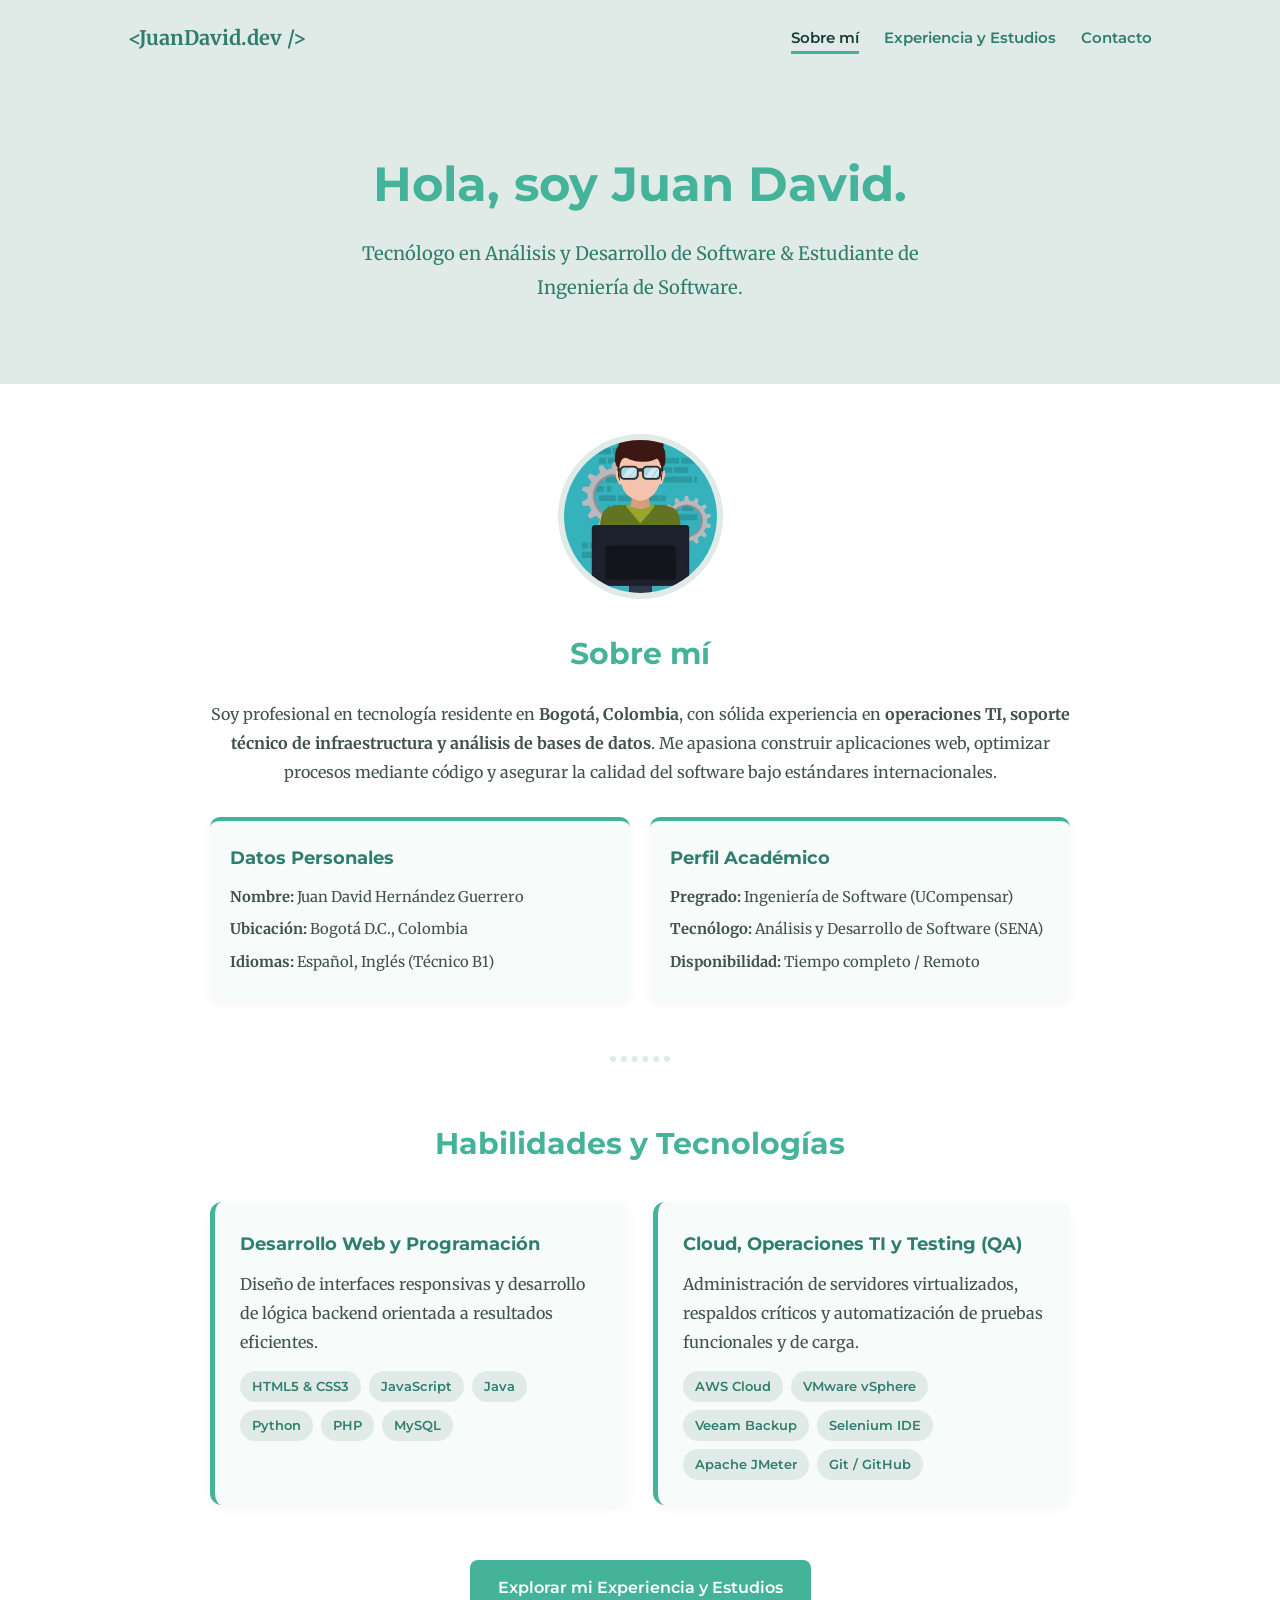
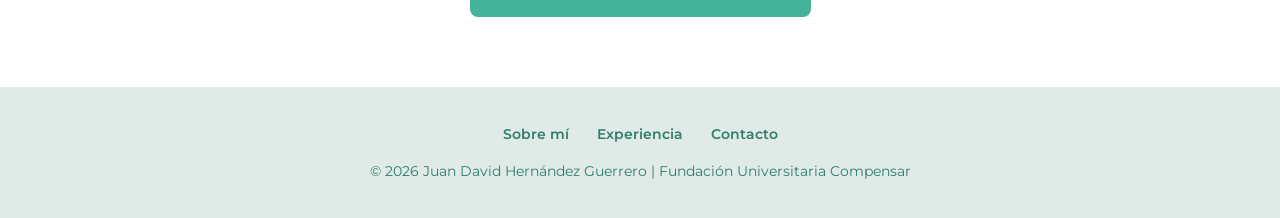
<file: index.html>
<!DOCTYPE html>
<html lang="es">
<head>
  <meta charset="UTF-8">
  <meta name="viewport" content="width=device-width, initial-scale=1.0">
  <title>Sobre Mí | Juan David Hernández</title>
  <link rel="stylesheet" href="styles.css">
</head>
<body>

  <header>
    <a href="index.html" class="logo">&lt;JuanDavid.dev /&gt;</a>
    <nav>
      <ul>
        <li><a href="index.html" class="active">Sobre mí</a></li>
        <li><a href="experiencia.html">Experiencia y Estudios</a></li>
        <li><a href="contacto.html">Contacto</a></li>
      </ul>
    </nav>
  </header>

  <section class="hero">
    <h1>Hola, soy Juan David.</h1>
    <p>Tecnólogo en Análisis y Desarrollo de Software &amp; Estudiante de Ingeniería de Software.</p>
  </section>

  <main class="container">
    <div>
      <img src="depositphotos.webp" alt="Foto de perfil Juan David" class="profile-img">
      <h2>Sobre mí</h2>
      <p>
        Soy profesional en tecnología residente en <strong>Bogotá, Colombia</strong>, con sólida experiencia en 
        <strong>operaciones TI, soporte técnico de infraestructura y análisis de bases de datos</strong>. 
        Me apasiona construir aplicaciones web, optimizar procesos mediante código y asegurar la calidad del software bajo estándares internacionales.
      </p>
    </div>

   
    <div class="info-grid">
      <div class="info-box">
        <h3>Datos Personales</h3>
        <p><strong>Nombre:</strong> Juan David Hernández Guerrero</p>
        <p><strong>Ubicación:</strong> Bogotá D.C., Colombia</p>
        <p><strong>Idiomas:</strong> Español, Inglés (Técnico B1)</p>
      </div>

      <div class="info-box">
        <h3>Perfil Académico</h3>
        <p><strong>Pregrado:</strong> Ingeniería de Software (UCompensar)</p>
        <p><strong>Tecnólogo:</strong> Análisis y Desarrollo de Software (SENA)</p>
        <p><strong>Disponibilidad:</strong> Tiempo completo / Remoto</p>
      </div>
    </div>

    <hr class="divider">

    <!-- Habilidades Técnicas -->
    <h2>Habilidades y Tecnologías</h2>
    <div class="skills-grid">
      <div class="skill-card">
        <h3>Desarrollo Web y Programación</h3>
        <p>
          Diseño de interfaces responsivas y desarrollo de lógica backend orientada a resultados eficientes.
        </p>
        <div class="tags">
          <span class="badge">HTML5 &amp; CSS3</span>
          <span class="badge">JavaScript</span>
          <span class="badge">Java</span>
          <span class="badge">Python</span>
          <span class="badge">PHP</span>
          <span class="badge">MySQL</span>
        </div>
      </div>

      <div class="skill-card">
        <h3>Cloud, Operaciones TI y Testing (QA)</h3>
        <p>
          Administración de servidores virtualizados, respaldos críticos y automatización de pruebas funcionales y de carga.
        </p>
        <div class="tags">
          <span class="badge">AWS Cloud</span>
          <span class="badge">VMware vSphere</span>
          <span class="badge">Veeam Backup</span>
          <span class="badge">Selenium IDE</span>
          <span class="badge">Apache JMeter</span>
          <span class="badge">Git / GitHub</span>
        </div>
      </div>
    </div>

    <div style="margin-top: 45px;">
      <a href="experiencia.html" class="btn">Explorar mi Experiencia y Estudios</a>
    </div>
  </main>

  <footer>
    <p>
      <a href="index.html">Sobre mí</a>
      <a href="experiencia.html">Experiencia</a>
      <a href="contacto.html">Contacto</a>
    </p>
    <p style="margin-top: 12px;">© 2026 Juan David Hernández Guerrero | Fundación Universitaria Compensar</p>
  </footer>

</body>
</html>
</file>
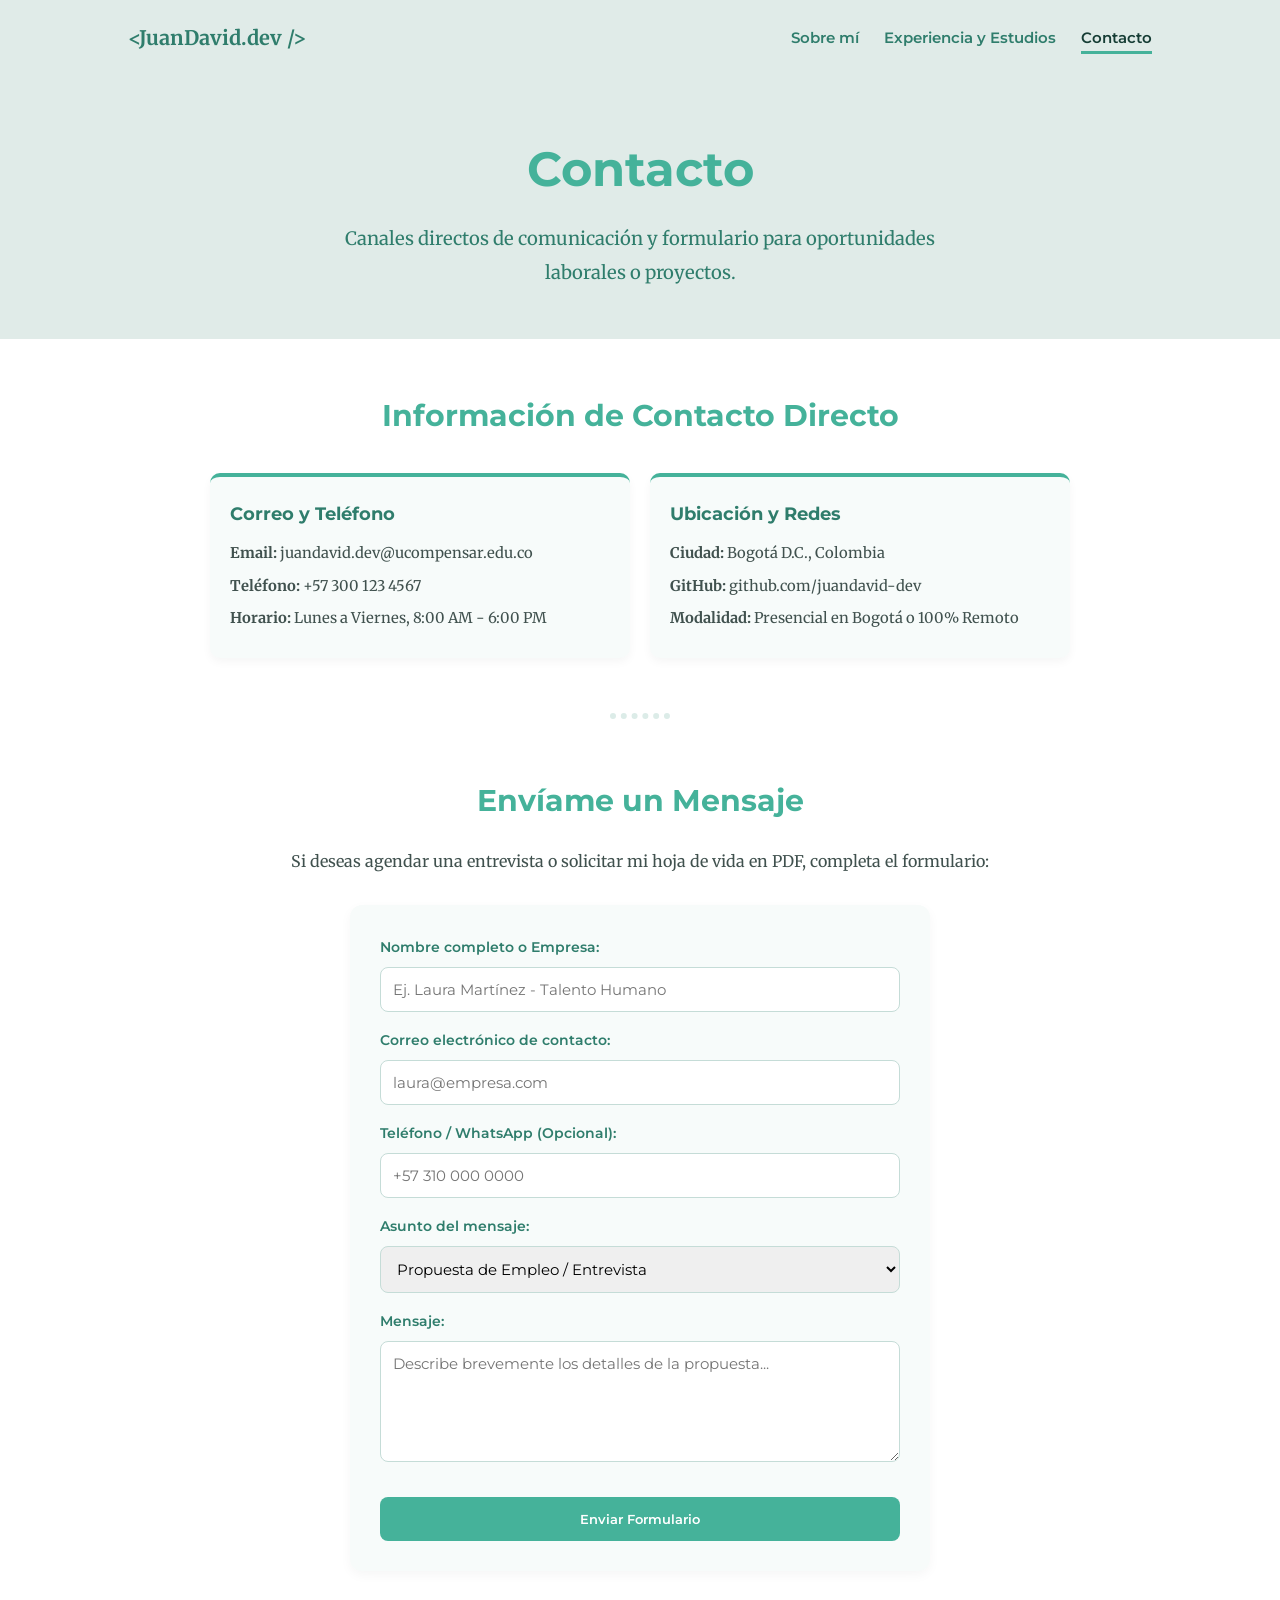
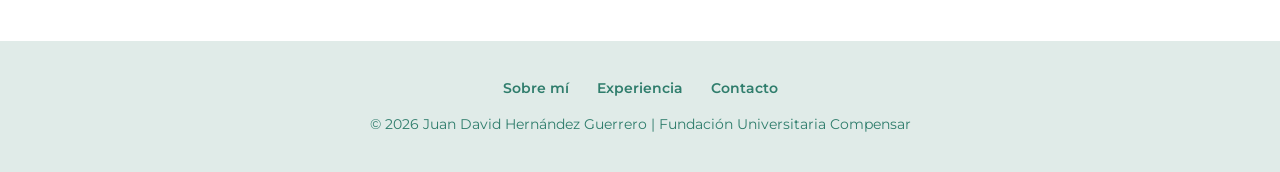
<file: contacto.html>
<!DOCTYPE html>
<html lang="es">
<head>
  <meta charset="UTF-8">
  <meta name="viewport" content="width=device-width, initial-scale=1.0">
  <title>Contacto | Juan David Hernández</title>
  <link rel="stylesheet" href="styles.css">
</head>
<body>

  <header>
    <a href="index.html" class="logo">&lt;JuanDavid.dev /&gt;</a>
    <nav>
      <ul>
        <li><a href="index.html">Sobre mí</a></li>
        <li><a href="experiencia.html">Experiencia y Estudios</a></li>
        <li><a href="contacto.html" class="active">Contacto</a></li>
      </ul>
    </nav>
  </header>

  <section class="hero" style="padding: 50px 20px;">
    <h1>Contacto</h1>
    <p>Canales directos de comunicación y formulario para oportunidades laborales o proyectos.</p>
  </section>

  <main class="container">
    
    <h2>Información de Contacto Directo</h2>
    <div class="info-grid">
      <div class="info-box">
        <h3>Correo y Teléfono</h3>
        <p><strong>Email:</strong> juandavid.dev@ucompensar.edu.co</p>
        <p><strong>Teléfono:</strong> +57 300 123 4567</p>
        <p><strong>Horario:</strong> Lunes a Viernes, 8:00 AM - 6:00 PM</p>
      </div>

      <div class="info-box">
        <h3>Ubicación y Redes</h3>
        <p><strong>Ciudad:</strong> Bogotá D.C., Colombia</p>
        <p><strong>GitHub:</strong> github.com/juandavid-dev</p>
        <p><strong>Modalidad:</strong> Presencial en Bogotá o 100% Remoto</p>
      </div>
    </div>

    <hr class="divider">

    <h2>Envíame un Mensaje</h2>
    <p>Si deseas agendar una entrevista o solicitar mi hoja de vida en PDF, completa el formulario:</p>

    <form action="index.html" method="get" class="contact-form">
      <div>
        <label for="nombre">Nombre completo o Empresa:</label>
        <input type="text" id="nombre" name="nombre" placeholder="Ej. Laura Martínez - Talento Humano" required>
      </div>

      <div>
        <label for="correo">Correo electrónico de contacto:</label>
        <input type="email" id="correo" name="correo" placeholder="laura@empresa.com" required>
      </div>

      <div>
        <label for="telefono">Teléfono / WhatsApp (Opcional):</label>
        <input type="tel" id="telefono" name="telefono" placeholder="+57 310 000 0000">
      </div>

      <div>
        <label for="motivo">Asunto del mensaje:</label>
        <select id="motivo" name="motivo">
          <option value="vacante">Propuesta de Empleo / Entrevista</option>
          <option value="proyecto">Desarrollo Web / Consultoría TI</option>
          <option value="colaboracion">Colaboración Académica</option>
        </select>
      </div>

      <div>
        <label for="mensaje">Mensaje:</label>
        <textarea id="mensaje" name="mensaje" rows="5" placeholder="Describe brevemente los detalles de la propuesta..." required></textarea>
      </div>

      <button type="submit" class="btn">Enviar Formulario</button>
    </form>
  </main>

  <footer>
    <p>
      <a href="index.html">Sobre mí</a>
      <a href="experiencia.html">Experiencia</a>
      <a href="contacto.html">Contacto</a>
    </p>
    <p style="margin-top: 12px;">© 2026 Juan David Hernández Guerrero | Fundación Universitaria Compensar</p>
  </footer>

</body>
</html>
</file>
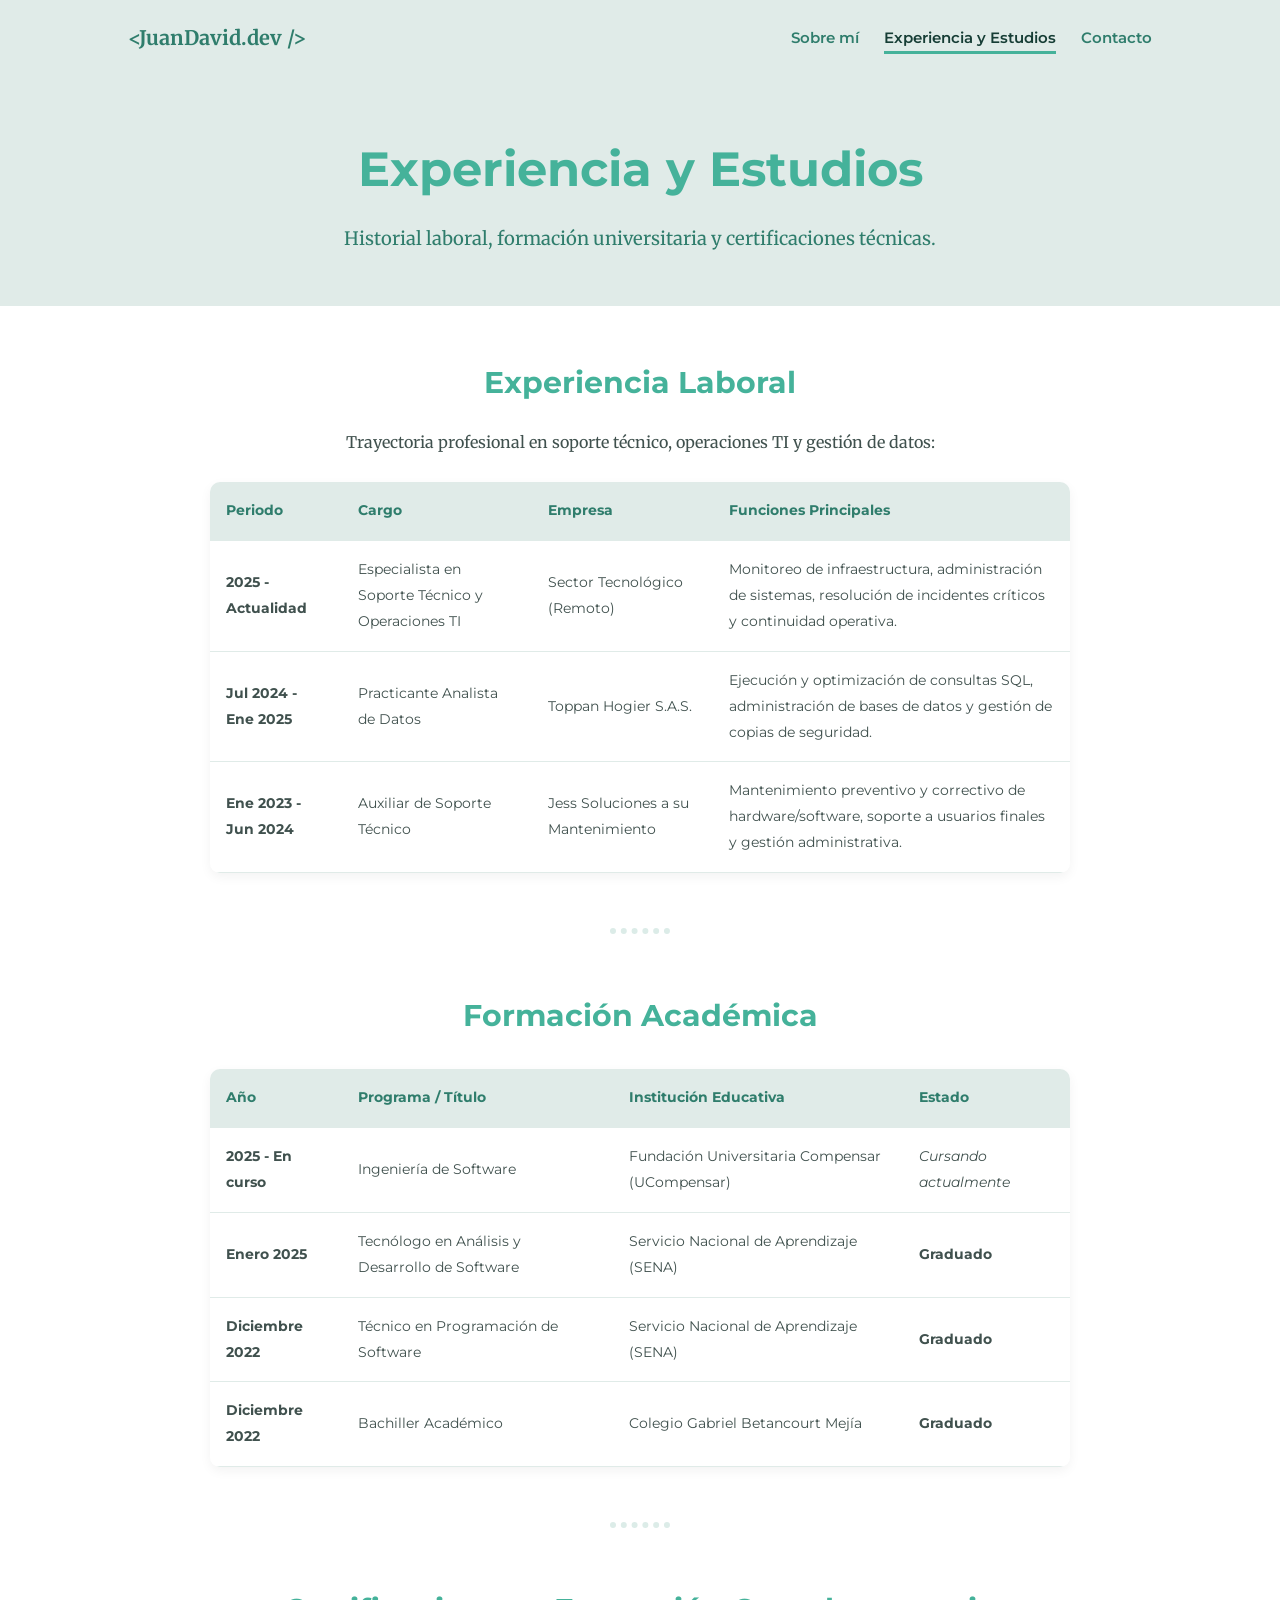
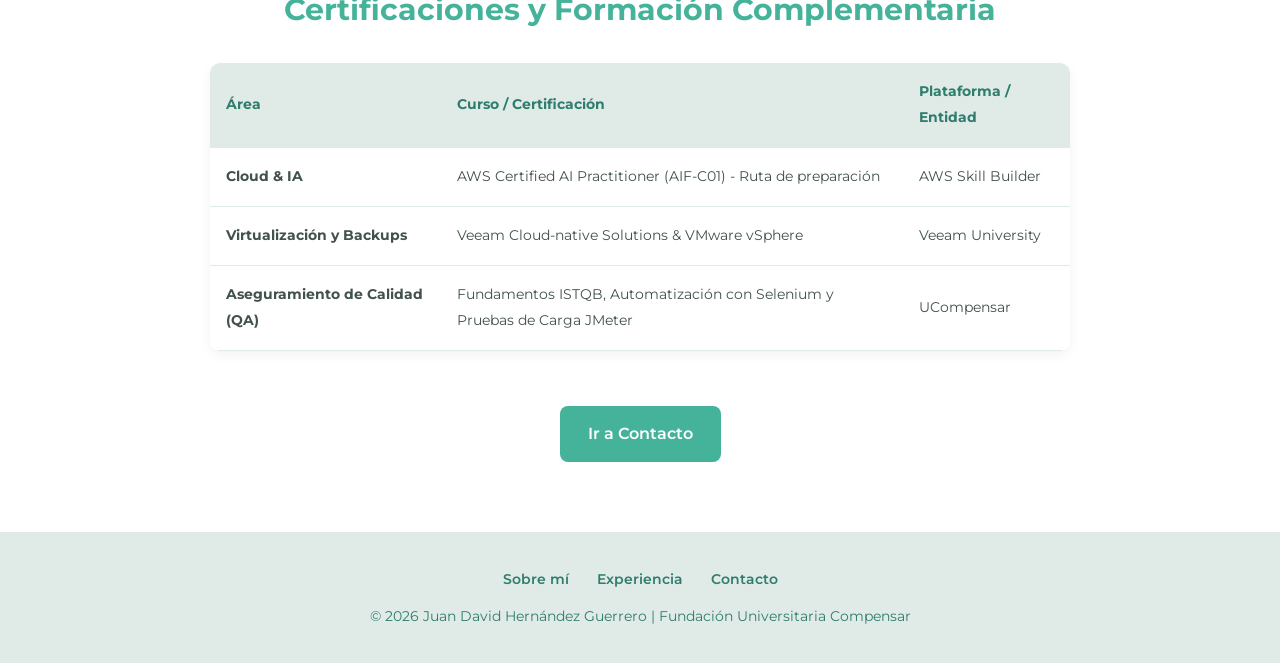
<file: experiencia.html>
<!DOCTYPE html>
<html lang="es">
<head>
  <meta charset="UTF-8">
  <meta name="viewport" content="width=device-width, initial-scale=1.0">
  <title>Experiencia y Estudios | Juan David Hernández</title>
  <link rel="stylesheet" href="styles.css">
</head>
<body>

  <header>
    <a href="index.html" class="logo">&lt;JuanDavid.dev /&gt;</a>
    <nav>
      <ul>
        <li><a href="index.html">Sobre mí</a></li>
        <li><a href="experiencia.html" class="active">Experiencia y Estudios</a></li>
        <li><a href="contacto.html">Contacto</a></li>
      </ul>
    </nav>
  </header>

  <section class="hero" style="padding: 50px 20px;">
    <h1>Experiencia y Estudios</h1>
    <p>Historial laboral, formación universitaria y certificaciones técnicas.</p>
  </section>

  <main class="container">
    
    <!-- Tabla 1: Experiencia Laboral -->
    <h2>Experiencia Laboral</h2>
    <p>Trayectoria profesional en soporte técnico, operaciones TI y gestión de datos:</p>
    
    <div class="table-wrapper">
      <table>
        <thead>
          <tr>
            <th>Periodo</th>
            <th>Cargo</th>
            <th>Empresa</th>
            <th>Funciones Principales</th>
          </tr>
        </thead>
        <tbody>
          <tr>
            <td><strong>2025 - Actualidad</strong></td>
            <td>Especialista en Soporte Técnico y Operaciones TI</td>
            <td>Sector Tecnológico (Remoto)</td>
            <td>Monitoreo de infraestructura, administración de sistemas, resolución de incidentes críticos y continuidad operativa.</td>
          </tr>
          <tr>
            <td><strong>Jul 2024 - Ene 2025</strong></td>
            <td>Practicante Analista de Datos</td>
            <td>Toppan Hogier S.A.S.</td>
            <td>Ejecución y optimización de consultas SQL, administración de bases de datos y gestión de copias de seguridad.</td>
          </tr>
          <tr>
            <td><strong>Ene 2023 - Jun 2024</strong></td>
            <td>Auxiliar de Soporte Técnico</td>
            <td>Jess Soluciones a su Mantenimiento</td>
            <td>Mantenimiento preventivo y correctivo de hardware/software, soporte a usuarios finales y gestión administrativa.</td>
          </tr>
        </tbody>
      </table>
    </div>

    <hr class="divider">

    <!-- Tabla 2: Formación Académica -->
    <h2>Formación Académica</h2>
    <div class="table-wrapper">
      <table>
        <thead>
          <tr>
            <th>Año</th>
            <th>Programa / Título</th>
            <th>Institución Educativa</th>
            <th>Estado</th>
          </tr>
        </thead>
        <tbody>
          <tr>
            <td><strong>2025 - En curso</strong></td>
            <td>Ingeniería de Software</td>
            <td>Fundación Universitaria Compensar (UCompensar)</td>
            <td><em>Cursando actualmente</em></td>
          </tr>
          <tr>
            <td><strong>Enero 2025</strong></td>
            <td>Tecnólogo en Análisis y Desarrollo de Software</td>
            <td>Servicio Nacional de Aprendizaje (SENA)</td>
            <td><strong>Graduado</strong></td>
          </tr>
          <tr>
            <td><strong>Diciembre 2022</strong></td>
            <td>Técnico en Programación de Software</td>
            <td>Servicio Nacional de Aprendizaje (SENA)</td>
            <td><strong>Graduado</strong></td>
          </tr>
          <tr>
            <td><strong>Diciembre 2022</strong></td>
            <td>Bachiller Académico</td>
            <td>Colegio Gabriel Betancourt Mejía</td>
            <td><strong>Graduado</strong></td>
          </tr>
        </tbody>
      </table>
    </div>

    <hr class="divider">

    <!-- Tabla 3: Cursos y Certificaciones -->
    <h2>Certificaciones y Formación Complementaria</h2>
    <div class="table-wrapper">
      <table>
        <thead>
          <tr>
            <th>Área</th>
            <th>Curso / Certificación</th>
            <th>Plataforma / Entidad</th>
          </tr>
        </thead>
        <tbody>
          <tr>
            <td><strong>Cloud &amp; IA</strong></td>
            <td>AWS Certified AI Practitioner (AIF-C01) - Ruta de preparación</td>
            <td>AWS Skill Builder</td>
          </tr>
          <tr>
            <td><strong>Virtualización y Backups</strong></td>
            <td>Veeam Cloud-native Solutions &amp; VMware vSphere</td>
            <td>Veeam University</td>
          </tr>
          <tr>
            <td><strong>Aseguramiento de Calidad (QA)</strong></td>
            <td>Fundamentos ISTQB, Automatización con Selenium y Pruebas de Carga JMeter</td>
            <td>UCompensar</td>
          </tr>
        </tbody>
      </table>
    </div>

    <div style="margin-top: 45px;">
      <a href="contacto.html" class="btn">Ir a Contacto</a>
    </div>
  </main>

  <footer>
    <p>
      <a href="index.html">Sobre mí</a>
      <a href="experiencia.html">Experiencia</a>
      <a href="contacto.html">Contacto</a>
    </p>
    <p style="margin-top: 12px;">© 2026 Juan David Hernández Guerrero | Fundación Universitaria Compensar</p>
  </footer>

</body>
</html>
</file>
<file: styles.css>
@import url('https://fonts.googleapis.com/css2?family=Merriweather:ital,wght@0,400;1,300&family=Montserrat:wght@400;600;700&display=swap');

:root {
  --bg-hero: #e0ebe8;
  --bg-body: #ffffff;
  --primary: #45b29a;
  --primary-dark: #2f7d6c;
  --text-main: #40514e;
  --text-muted: #5c6b69;
  --card-bg: #f7fbfa;
}

* {
  box-sizing: border-box;
  margin: 0;
  padding: 0;
}

body {
  font-family: 'Merriweather', serif;
  color: var(--text-main);
  background-color: var(--bg-body);
  line-height: 1.8;
}

h1, h2, h3, nav, .btn, .badge, th, label {
  font-family: 'Montserrat', sans-serif;
}

/* --- ENCABEZADO Y NAVEGACIÓN --- */
header {
  background-color: var(--bg-hero);
  padding: 20px 10%;
  display: flex;
  justify-content: space-between;
  align-items: center;
  flex-wrap: wrap;
  gap: 15px;
}

.logo {
  font-weight: 700;
  font-size: 1.25rem;
  color: var(--primary-dark);
  text-decoration: none;
}

nav ul {
  list-style: none;
  display: flex;
  gap: 25px;
}

nav a {
  text-decoration: none;
  color: var(--primary-dark);
  font-weight: 600;
  font-size: 0.95rem;
  transition: color 0.3s ease;
}

nav a:hover, nav a.active {
  color: #163d35;
  border-bottom: 3px solid var(--primary);
  padding-bottom: 4px;
}

/* --- SECCIÓN PRINCIPAL (HERO) --- */
.hero {
  background-color: var(--bg-hero);
  text-align: center;
  padding: 65px 20px 80px;
}

.hero h1 {
  font-size: 3rem;
  color: var(--primary);
  margin-bottom: 10px;
}

.hero p {
  font-size: 1.15rem;
  color: var(--primary-dark);
  max-width: 650px;
  margin: 0 auto;
}

/* --- CONTENEDORES --- */
.container {
  max-width: 900px;
  margin: 50px auto;
  padding: 0 20px;
  text-align: center;
}

.divider {
  border: none;
  border-top: 6px dotted #dcece8;
  width: 60px;
  margin: 55px auto;
}

.profile-img {
  width: 165px;
  height: 165px;
  border-radius: 50%;
  object-fit: cover;
  border: 6px solid var(--bg-hero);
  margin-bottom: 20px;
}

h2 {
  color: var(--primary);
  font-size: 1.9rem;
  margin-bottom: 18px;
}

h3 {
  color: var(--primary-dark);
  font-size: 1.15rem;
  margin-bottom: 10px;
}

/* --- DATOS PERSONALES Y TARJETAS --- */
.info-grid {
  display: flex;
  flex-wrap: wrap;
  gap: 20px;
  justify-content: center;
  margin-top: 30px;
}

.info-box {
  flex: 1 1 250px;
  background-color: var(--card-bg);
  padding: 20px;
  border-radius: 10px;
  border-top: 4px solid var(--primary);
  text-align: left;
  box-shadow: 0 4px 10px rgba(0, 0, 0, 0.04);
}

.info-box p {
  font-size: 0.92rem;
  margin-bottom: 6px;
}

.skills-grid {
  display: flex;
  flex-wrap: wrap;
  gap: 25px;
  justify-content: center;
  margin-top: 30px;
  text-align: left;
}

.skill-card {
  flex: 1 1 380px;
  background: var(--card-bg);
  padding: 25px;
  border-radius: 12px;
  border-left: 5px solid var(--primary);
  box-shadow: 0 4px 12px rgba(0, 0, 0, 0.04);
}

.tags {
  display: flex;
  flex-wrap: wrap;
  gap: 8px;
  margin-top: 15px;
}

.badge {
  background-color: var(--bg-hero);
  color: var(--primary-dark);
  padding: 4px 12px;
  border-radius: 20px;
  font-size: 0.8rem;
  font-weight: 600;
}

/* --- TABLAS --- */
.table-wrapper {
  overflow-x: auto;
  margin-top: 25px;
  border-radius: 10px;
  box-shadow: 0 4px 12px rgba(0, 0, 0, 0.05);
}

table {
  width: 100%;
  border-collapse: collapse;
  text-align: left;
  font-family: 'Montserrat', sans-serif;
  font-size: 0.9rem;
  background-color: #ffffff;
}

th, td {
  padding: 16px;
  border-bottom: 1px solid #e0ebe8;
}

th {
  background-color: var(--bg-hero);
  color: var(--primary-dark);
  font-weight: 700;
}

tr:hover {
  background-color: #f3f9f7;
}

/* --- FORMULARIO DE CONTACTO --- */
.contact-form {
  max-width: 580px;
  margin: 30px auto 0;
  text-align: left;
  display: flex;
  flex-direction: column;
  gap: 16px;
  background-color: var(--card-bg);
  padding: 30px;
  border-radius: 12px;
  box-shadow: 0 4px 12px rgba(0, 0, 0, 0.04);
}

.contact-form label {
  font-weight: 600;
  font-size: 0.9rem;
  color: var(--primary-dark);
  display: block;
  margin-bottom: 6px;
}

.contact-form input, .contact-form textarea, .contact-form select {
  width: 100%;
  padding: 12px;
  border: 1px solid #c5dcd7;
  border-radius: 8px;
  font-family: 'Montserrat', sans-serif;
  font-size: 0.95rem;
}

.btn {
  display: inline-block;
  background-color: var(--primary);
  color: #ffffff;
  padding: 14px 28px;
  border-radius: 8px;
  text-decoration: none;
  font-weight: 600;
  border: none;
  cursor: pointer;
  transition: background 0.3s ease;
  margin-top: 10px;
}

.btn:hover {
  background-color: var(--primary-dark);
}

/* --- PIE DE PÁGINA --- */
footer {
  background-color: var(--bg-hero);
  text-align: center;
  padding: 35px 20px;
  margin-top: 70px;
  font-family: 'Montserrat', sans-serif;
  font-size: 0.85rem;
  color: var(--primary-dark);
}

footer a {
  color: var(--primary-dark);
  margin: 0 12px;
  text-decoration: none;
  font-weight: 600;
}
</file>
